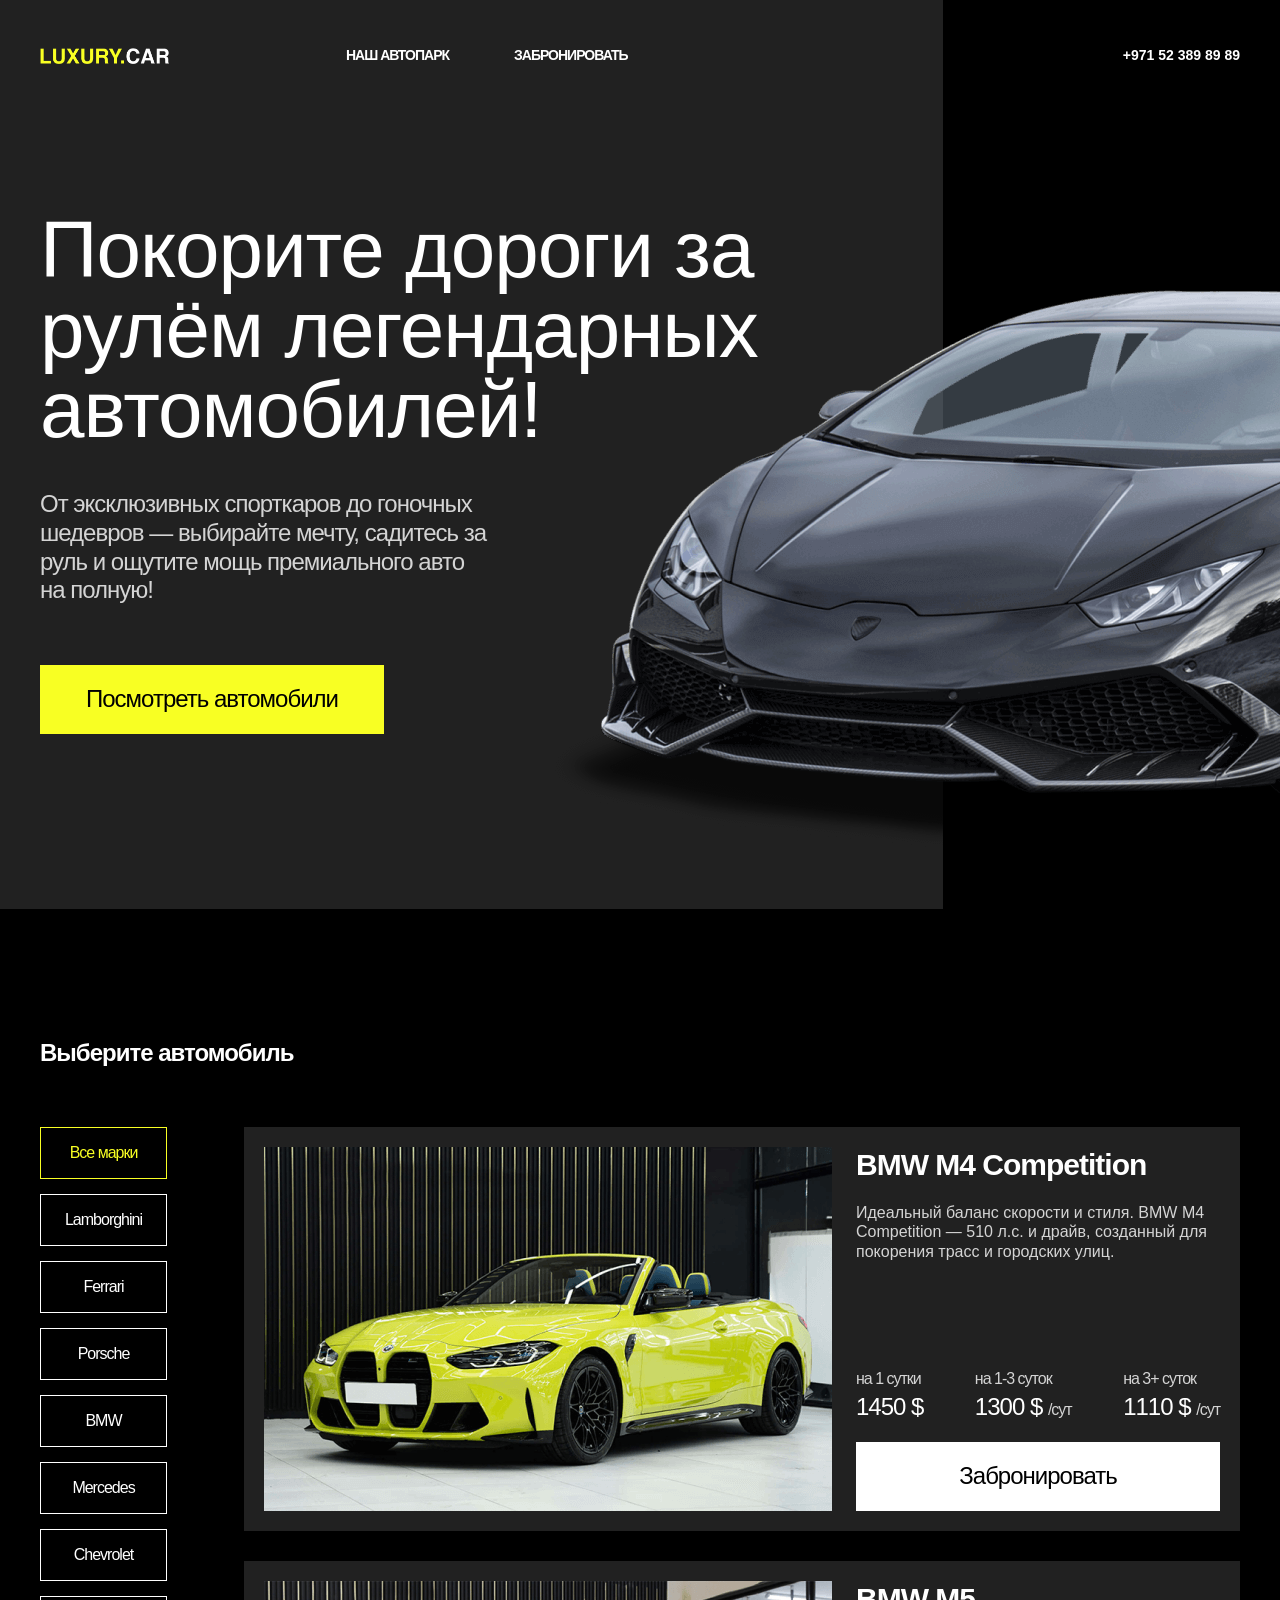
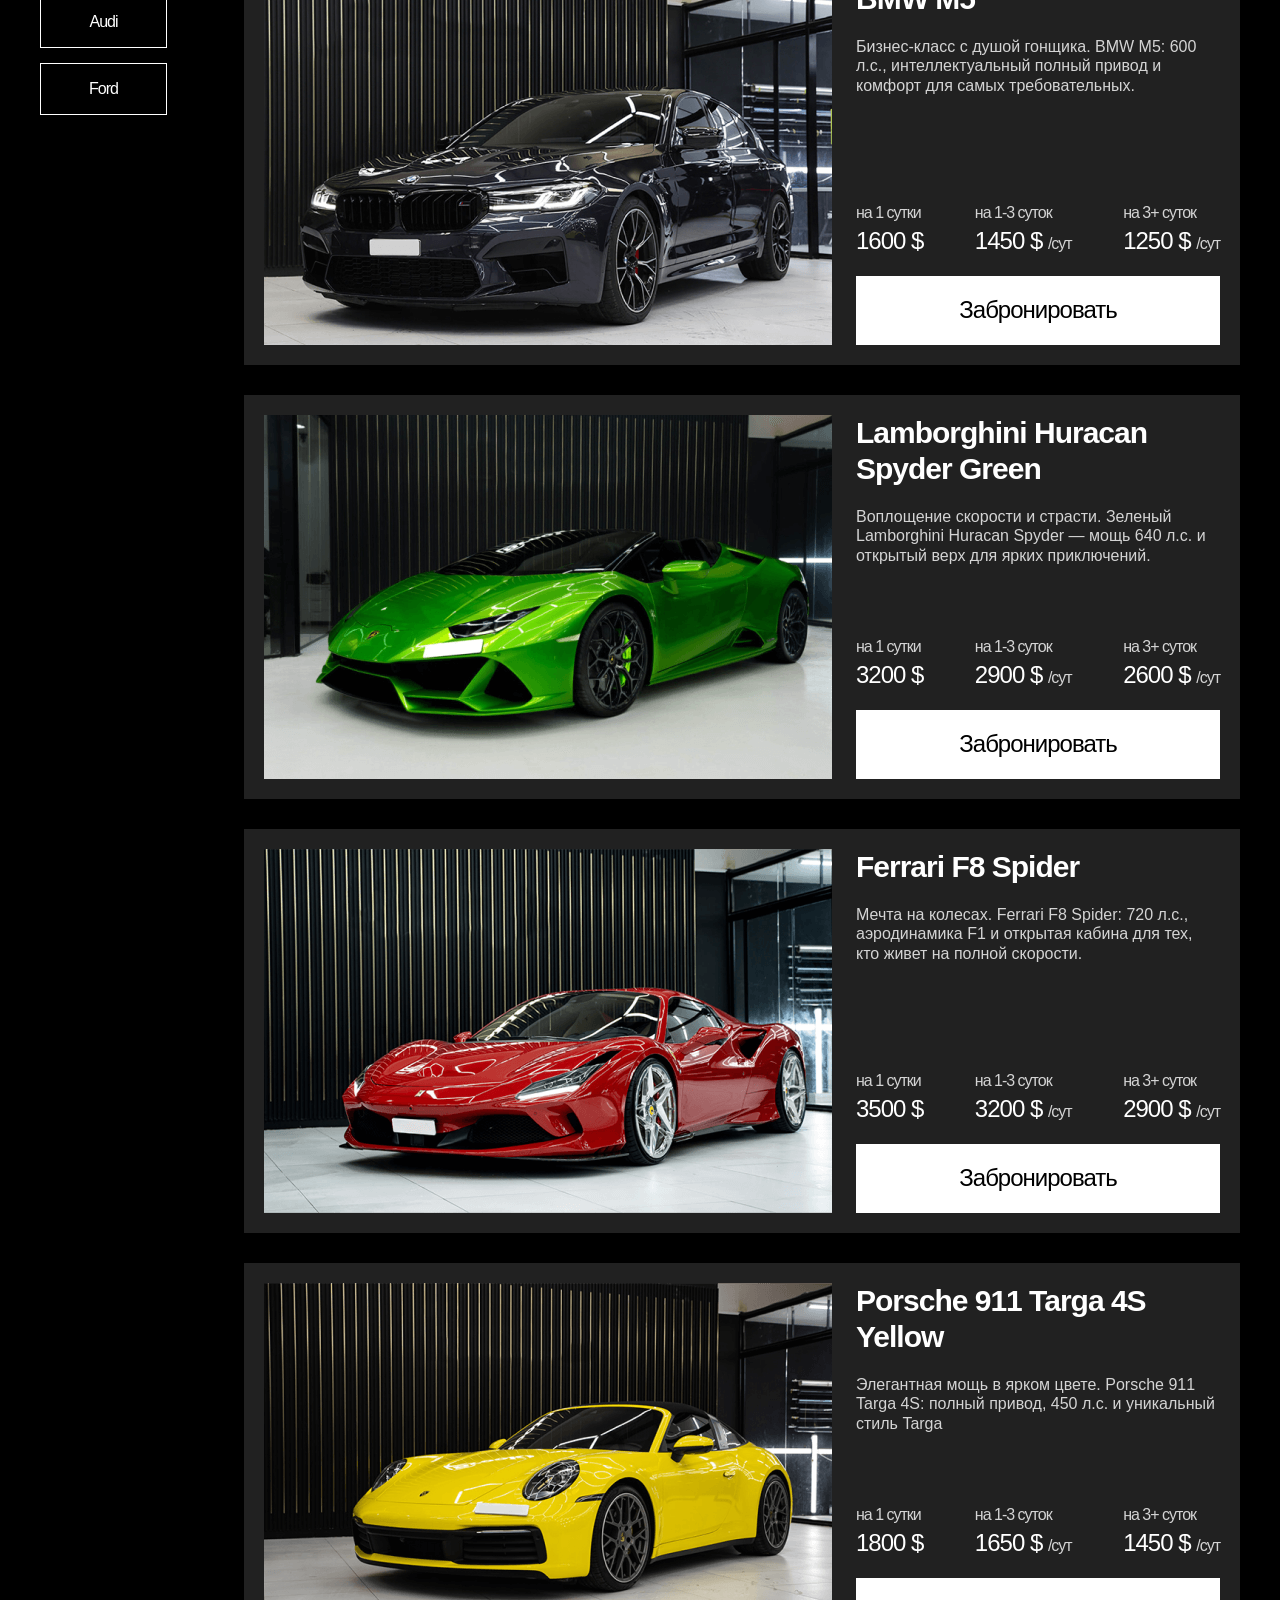
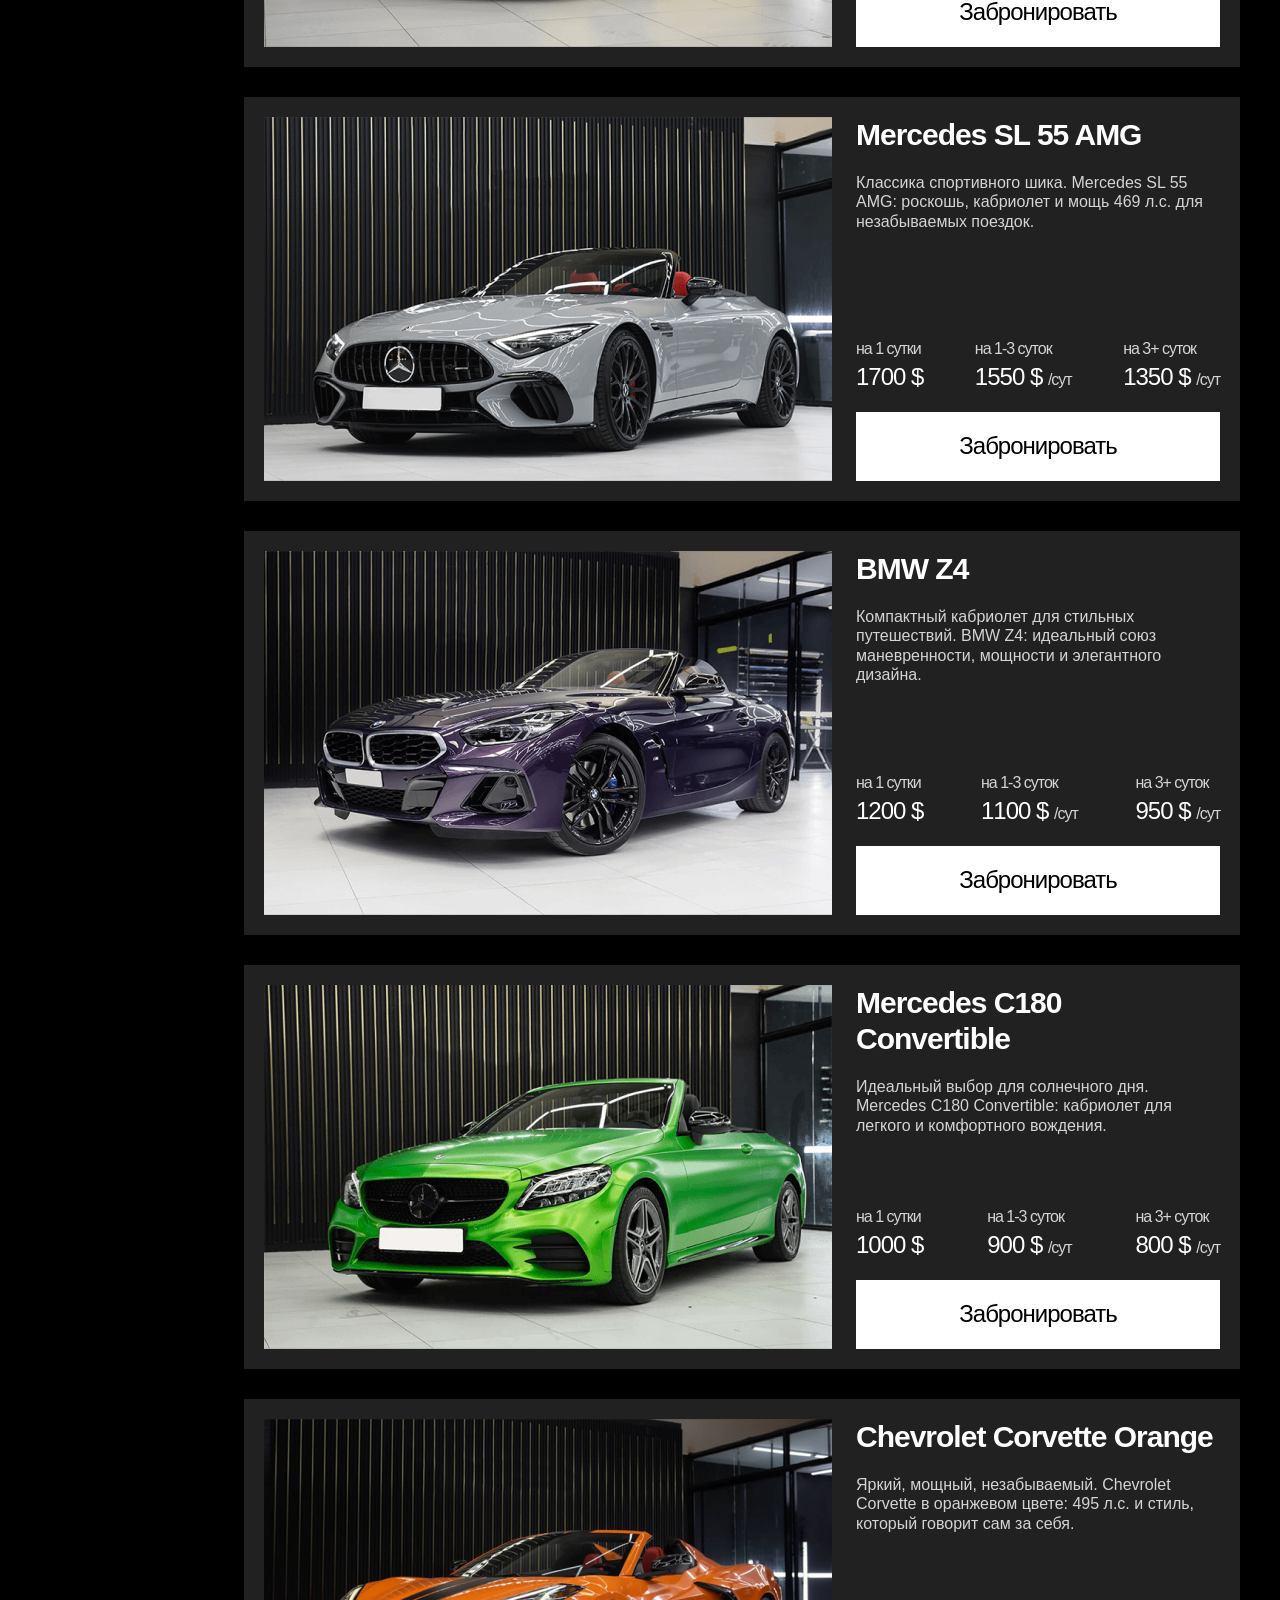
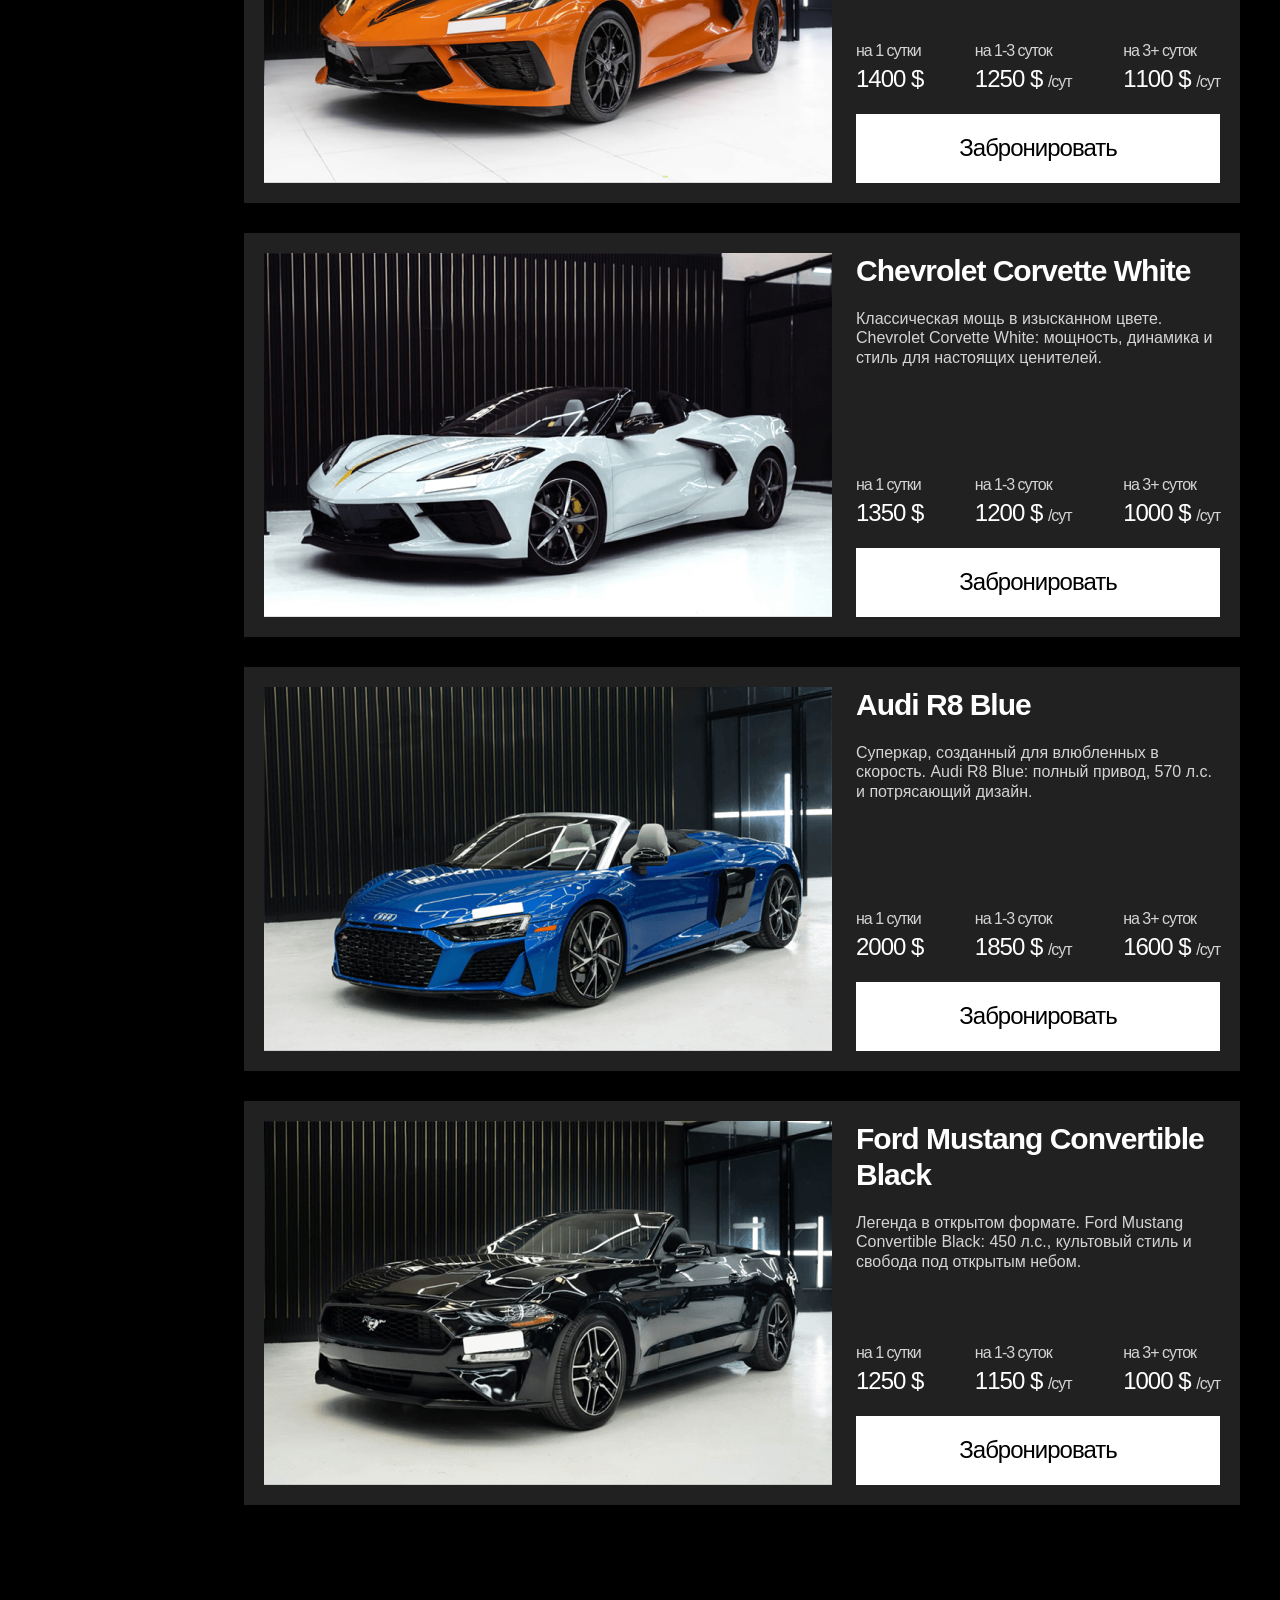
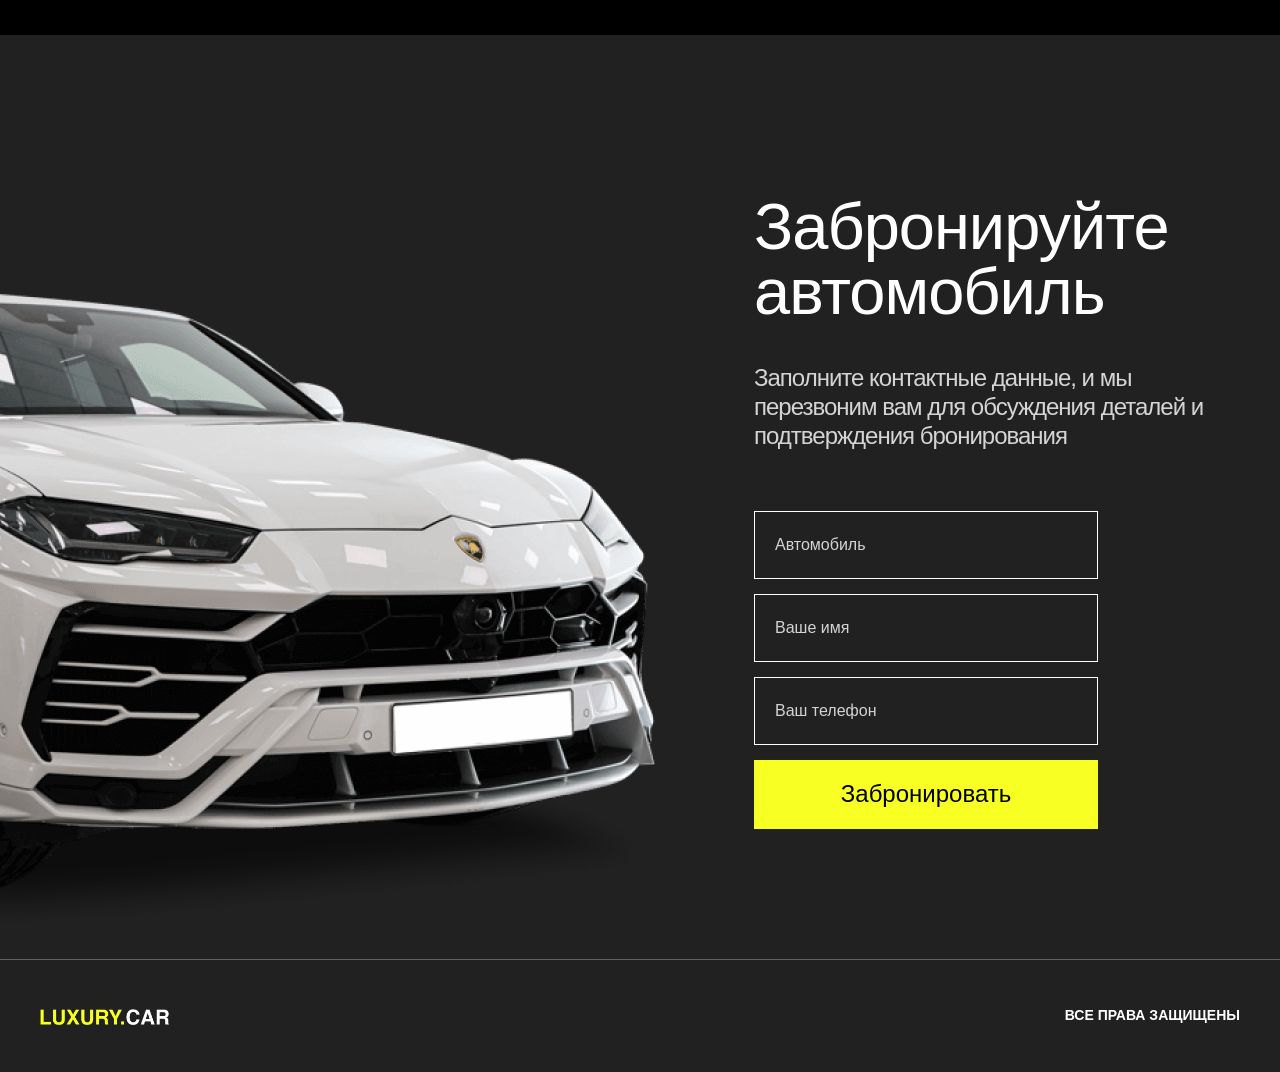
<file: index.html>
<!DOCTYPE html>
<html lang="ru">
  <head>
    <title>Home</title>
    <meta charset="UTF-8" />
    <meta name="viewport" content="width=device-width" />
    <link rel="stylesheet" href="style/style.css" />
  </head>
  <body>
    <main class="main">
      <header class="header">
        <div class="container">
          <div class="logo">
            <img src="images/logo.png" alt="Logo" />
          </div>
          <nav class="menu">
            <ul>
              <li>
                <a href="#cars">НАШ автопарк</a>
              </li>
              <li>
                <a href="#order">Забронировать</a>
              </li>
            </ul>
          </nav>
          <a href="tel:+971523898989" class="phone">+971 52 389 89 89</a>
        </div>
      </header>
      <section class="main-content">
        <div class="container">
          <div class="main-info">
            <h1>Покорите дороги за рулём легендарных автомобилей!</h1>
            <p>
              От эксклюзивных спорткаров до гоночных шедевров — выбирайте мечту,
              садитесь за руль и ощутите мощь премиального авто на полную!
            </p>
            <a href="#cars" class="button">Посмотреть автомобили</a>
          </div>
          <img src="images/main-car.png" alt="main-car" class="main-image" />
        </div>
      </section>
      <div class="black-block"></div>
    </main>

    <section class="cars" id="cars">
      <div class="container">
        <h2>Выберите автомобиль</h2>
        <div class="cars-content" id="cars-content">
          <aside class="cars-filter">
            <ul>
              <li class="active">Все марки</li>
              <li>Lamborghini</li>
              <li>Ferrari</li>
              <li>Porsche</li>
              <li>BMW</li>
              <li>Mercedes</li>
              <li>Chevrolet</li>
              <li>Audi</li>
              <li>Ford</li>
            </ul>
          </aside>
          <div class="cars-items">
            <article class="car">
              <img src="images/cars/YellowBMW.png" alt="car" />
              <div class="car-details">
                <h4>BMW M4 Competition</h4>
                <p>
                  Идеальный баланс скорости и стиля. BMW M4 Competition — 510
                  л.с. и драйв, созданный для покорения трасс и городских улиц.
                </p>
                <div class="car-action">
                  <ul>
                    <li>
                      <div class="car-period">на 1 сутки</div>
                      <div class="car-price">1450 $</div>
                    </li>
                    <li>
                      <div class="car-period">на 1-3 суток</div>
                      <div class="car-price">1300 $ <span>/сут</span></div>
                    </li>
                    <li>
                      <div class="car-period">на 3+ суток</div>
                      <div class="car-price">1110 $ <span>/сут</span></div>
                    </li>
                  </ul>
                  <a href="#order" class="button white-button">Забронировать</a>
                </div>
              </div>
            </article>
            <article class="car">
              <img src="images/cars/BlackBMW.png" alt="car" />
              <div class="car-details">
                <h4>BMW M5</h4>
                <p>
                  Бизнес-класс с душой гонщика. BMW M5: 600 л.с.,
                  интеллектуальный полный привод и комфорт для самых
                  требовательных.
                </p>
                <div class="car-action">
                  <ul>
                    <li>
                      <div class="car-period">на 1 сутки</div>
                      <div class="car-price">1600 $</div>
                    </li>
                    <li>
                      <div class="car-period">на 1-3 суток</div>
                      <div class="car-price">1450 $ <span>/сут</span></div>
                    </li>
                    <li>
                      <div class="car-period">на 3+ суток</div>
                      <div class="car-price">1250 $ <span>/сут</span></div>
                    </li>
                  </ul>
                  <a href="#order" class="button white-button">Забронировать</a>
                </div>
              </div>
            </article>

            <article class="car">
              <img src="images/cars/GreenLambo.png" alt="car" />
              <div class="car-details">
                <h4>Lamborghini Huracan Spyder Green</h4>
                <p>
                  Воплощение скорости и страсти. Зеленый Lamborghini Huracan
                  Spyder — мощь 640 л.с. и открытый верх для ярких приключений.
                </p>
                <div class="car-action">
                  <ul>
                    <li>
                      <div class="car-period">на 1 сутки</div>
                      <div class="car-price">3200 $</div>
                    </li>
                    <li>
                      <div class="car-period">на 1-3 суток</div>
                      <div class="car-price">2900 $ <span>/сут</span></div>
                    </li>
                    <li>
                      <div class="car-period">на 3+ суток</div>
                      <div class="car-price">2600 $ <span>/сут</span></div>
                    </li>
                  </ul>
                  <a href="#order" class="button white-button">Забронировать</a>
                </div>
              </div>
            </article>

            <article class="car">
              <img src="images/cars/RedFerrari.png" alt="car" />
              <div class="car-details">
                <h4>Ferrari F8 Spider</h4>
                <p>
                  Мечта на колесах. Ferrari F8 Spider: 720 л.с., аэродинамика F1
                  и открытая кабина для тех, кто живет на полной скорости.
                </p>
                <div class="car-action">
                  <ul>
                    <li>
                      <div class="car-period">на 1 сутки</div>
                      <div class="car-price">3500 $</div>
                    </li>
                    <li>
                      <div class="car-period">на 1-3 суток</div>
                      <div class="car-price">3200 $ <span>/сут</span></div>
                    </li>
                    <li>
                      <div class="car-period">на 3+ суток</div>
                      <div class="car-price">2900 $ <span>/сут</span></div>
                    </li>
                  </ul>
                  <a href="#order" class="button white-button">Забронировать</a>
                </div>
              </div>
            </article>

            <article class="car">
              <img src="images/cars/YellowPorshe.png" alt="car" />
              <div class="car-details">
                <h4>Porsche 911 Targa 4S Yellow</h4>
                <p>
                  Элегантная мощь в ярком цвете. Porsche 911 Targa 4S: полный
                  привод, 450 л.с. и уникальный стиль Targa
                </p>
                <div class="car-action">
                  <ul>
                    <li>
                      <div class="car-period">на 1 сутки</div>
                      <div class="car-price">1800 $</div>
                    </li>
                    <li>
                      <div class="car-period">на 1-3 суток</div>
                      <div class="car-price">1650 $ <span>/сут</span></div>
                    </li>
                    <li>
                      <div class="car-period">на 3+ суток</div>
                      <div class="car-price">1450 $ <span>/сут</span></div>
                    </li>
                  </ul>
                  <a href="#order" class="button white-button">Забронировать</a>
                </div>
              </div>
            </article>

            <article class="car">
              <img src="images/cars/GrayMercedes.png" alt="car" />
              <div class="car-details">
                <h4>Mercedes SL 55 AMG</h4>
                <p>
                  Классика спортивного шика. Mercedes SL 55 AMG: роскошь,
                  кабриолет и мощь 469 л.с. для незабываемых поездок.
                </p>
                <div class="car-action">
                  <ul>
                    <li>
                      <div class="car-period">на 1 сутки</div>
                      <div class="car-price">1700 $</div>
                    </li>
                    <li>
                      <div class="car-period">на 1-3 суток</div>
                      <div class="car-price">1550 $ <span>/сут</span></div>
                    </li>
                    <li>
                      <div class="car-period">на 3+ суток</div>
                      <div class="car-price">1350 $ <span>/сут</span></div>
                    </li>
                  </ul>
                  <a href="#order" class="button white-button">Забронировать</a>
                </div>
              </div>
            </article>

            <article class="car">
              <img src="images/cars/VioletBMW.png" alt="car" />
              <div class="car-details">
                <h4>BMW Z4</h4>
                <p>
                  Компактный кабриолет для стильных путешествий. BMW Z4:
                  идеальный союз маневренности, мощности и элегантного дизайна.
                </p>
                <div class="car-action">
                  <ul>
                    <li>
                      <div class="car-period">на 1 сутки</div>
                      <div class="car-price">1200 $</div>
                    </li>
                    <li>
                      <div class="car-period">на 1-3 суток</div>
                      <div class="car-price">1100 $ <span>/сут</span></div>
                    </li>
                    <li>
                      <div class="car-period">на 3+ суток</div>
                      <div class="car-price">950 $ <span>/сут</span></div>
                    </li>
                  </ul>
                  <a href="#order" class="button white-button">Забронировать</a>
                </div>
              </div>
            </article>

            <article class="car">
              <img src="images/cars/GreenMercedes.png" alt="car" />
              <div class="car-details">
                <h4>Mercedes C180 Convertible</h4>
                <p>
                  Идеальный выбор для солнечного дня. Mercedes C180 Convertible:
                  кабриолет для легкого и комфортного вождения.
                </p>
                <div class="car-action">
                  <ul>
                    <li>
                      <div class="car-period">на 1 сутки</div>
                      <div class="car-price">1000 $</div>
                    </li>
                    <li>
                      <div class="car-period">на 1-3 суток</div>
                      <div class="car-price">900 $ <span>/сут</span></div>
                    </li>
                    <li>
                      <div class="car-period">на 3+ суток</div>
                      <div class="car-price">800 $ <span>/сут</span></div>
                    </li>
                  </ul>
                  <a href="#order" class="button white-button">Забронировать</a>
                </div>
              </div>
            </article>

            <article class="car">
              <img src="images/cars/orangeChevrollete.png" alt="car" />
              <div class="car-details">
                <h4>Chevrolet Corvette Orange</h4>
                <p>
                  Яркий, мощный, незабываемый. Chevrolet Corvette в оранжевом
                  цвете: 495 л.с. и стиль, который говорит сам за себя.
                </p>
                <div class="car-action">
                  <ul>
                    <li>
                      <div class="car-period">на 1 сутки</div>
                      <div class="car-price">1400 $</div>
                    </li>
                    <li>
                      <div class="car-period">на 1-3 суток</div>
                      <div class="car-price">1250 $ <span>/сут</span></div>
                    </li>
                    <li>
                      <div class="car-period">на 3+ суток</div>
                      <div class="car-price">1100 $ <span>/сут</span></div>
                    </li>
                  </ul>
                  <a href="#order" class="button white-button">Забронировать</a>
                </div>
              </div>
            </article>
            <article class="car">
              <img src="images/cars/WhiteChevrolet.png" alt="car" />
              <div class="car-details">
                <h4>Chevrolet Corvette White</h4>
                <p>
                  Классическая мощь в изысканном цвете. Chevrolet Corvette
                  White: мощность, динамика и стиль для настоящих ценителей.
                </p>
                <div class="car-action">
                  <ul>
                    <li>
                      <div class="car-period">на 1 сутки</div>
                      <div class="car-price">1350 $</div>
                    </li>
                    <li>
                      <div class="car-period">на 1-3 суток</div>
                      <div class="car-price">1200 $ <span>/сут</span></div>
                    </li>
                    <li>
                      <div class="car-period">на 3+ суток</div>
                      <div class="car-price">1000 $ <span>/сут</span></div>
                    </li>
                  </ul>
                  <a href="#order" class="button white-button">Забронировать</a>
                </div>
              </div>
            </article>
            <article class="car">
              <img src="images/cars/BlueAudi.png" alt="car" />
              <div class="car-details">
                <h4>Audi R8 Blue</h4>
                <p>
                  Суперкар, созданный для влюбленных в скорость. Audi R8 Blue:
                  полный привод, 570 л.с. и потрясающий дизайн.
                </p>
                <div class="car-action">
                  <ul>
                    <li>
                      <div class="car-period">на 1 сутки</div>
                      <div class="car-price">2000 $</div>
                    </li>
                    <li>
                      <div class="car-period">на 1-3 суток</div>
                      <div class="car-price">1850 $ <span>/сут</span></div>
                    </li>
                    <li>
                      <div class="car-period">на 3+ суток</div>
                      <div class="car-price">1600 $ <span>/сут</span></div>
                    </li>
                  </ul>
                  <a href="#order" class="button white-button">Забронировать</a>
                </div>
              </div>
            </article>

            <article class="car">
              <img src="images/cars/BlackFord.png" alt="car" />
              <div class="car-details">
                <h4>Ford Mustang Convertible Black</h4>
                <p>
                  Легенда в открытом формате. Ford Mustang Convertible Black:
                  450 л.с., культовый стиль и свобода под открытым небом.
                </p>
                <div class="car-action">
                  <ul>
                    <li>
                      <div class="car-period">на 1 сутки</div>
                      <div class="car-price">1250 $</div>
                    </li>
                    <li>
                      <div class="car-period">на 1-3 суток</div>
                      <div class="car-price">1150 $ <span>/сут</span></div>
                    </li>
                    <li>
                      <div class="car-period">на 3+ суток</div>
                      <div class="car-price">1000 $ <span>/сут</span></div>
                    </li>
                  </ul>
                  <a href="#order" class="button white-button">Забронировать</a>
                </div>
              </div>
            </article>
          </div>
        </div>
      </div>
    </section>

    <section class="order" id="order">
      <div class="container">
        <img src="images/order-car.png" alt="Order-car" />
        <form>
          <h3>Забронируйте автомобиль</h3>
          <p>
            Заполните контактные данные, и мы перезвоним вам для обсуждения
            деталей и подтверждения бронирования
          </p>
          <div class="order-form">
            <input type="text" placeholder="Автомобиль" id="car"/>
            <input type="text" placeholder="Ваше имя" id="name"/>
            <input type="text" placeholder="Ваш телефон" id="phone" />
            <button class="button" type="button"id="order-action">Забронировать</button>
          </div>
        </form>
      </div>
    </section>

    <footer class="footer">
      <div class="container">
        <div class="logo">
          <img src="images/logo.png" alt="Logo" />
        </div>
        <div class="rights">Все права защищены</div>
      </div>
    </footer>
    <script src="scripts/script.js"></script>
  </body>
</html>
</file>
<file: style/style.css>
* {
  margin: 0;
  padding: 0;
}

html {
  scroll-behavior: smooth;
}

body {
  background-color: #212121;
  font-family: 'Helvetica', sans-serif;
  letter-spacing: -1px;
  color: #ffffff;
}

.container {
  max-width: 1200px;
  margin: 0 auto;
}

.button {
  width: 344px;
  height: 69px;
  padding: 20px;
  text-align: center;
  box-sizing: border-box;
  background-color: #f8ff23;
  color: #000000;
  outline: 0;
  text-decoration: none;
  display: block;
  border: 0;
  cursor: pointer;
  font-size: 24px;
}

.button:hover {
  background-color: #a8ae16;
}

.button.white-button {
  background-color: #ffffff;
}

.button.white-button:hover {
  background-color: #f8ff23;
}

.main {
  overflow: hidden;
  position: relative;
}
.black-block {
  position: absolute;
  height: 910px;
  width: 477px;
  top: 0;
  background-color: #000000;
  z-index: -2;
  right: calc(50% - 780px);
}

.header {
  padding: 46px 0;
}

.header .container {
  display: flex;
  align-items: center;
}

.logo img {
  max-width: 129px;
  vertical-align: bottom;
}

.menu {
  margin-left: 177px;
  margin-right: auto;
}

.menu ul {
  list-style: none;
  display: flex;
  gap: 65px;
}

.menu ul a {
  font-size: 14px;
  color: #ffffff;
  font-weight: bold;
  text-decoration: none;
  cursor: pointer;
  text-transform: uppercase;
}

.menu ul a:hover {
  color: #f8ff23;
}

.phone {
  font-size: 14px;
  color: #ffffff;
  font-weight: bold;
  text-decoration: none;
  cursor: pointer;
  letter-spacing: normal;
}

.main-content {
  padding-top: 100px;
  padding-bottom: 175px;
}

.main-content .container {
  position: relative;
}

.main-info {
  max-width: 755px;
}

.main-info h1 {
  font-size: 80px;
  line-height: 100%;
  margin-bottom: 40px;
  font-weight: normal;
}

.main-info p {
  font-size: 24px;
  line-height: 120%;
  color: #d4d4d4;
  max-width: 450px;
  margin-bottom: 60px;
}

.main-image {
  position: absolute;
  top: 78px;
  right: -576px;
  z-index: -1;
}

.cars {
  background-color: #000000;
  padding: 130px 0;
}

.car h2 {
  font-size: 65px;
  font-weight: normal;
}

.cars-content {
  display: flex;
  padding-top: 60px;
}

.cars-filter {
  margin-right: 77px;
}

.cars-filter ul {
  display: flex;
  flex-direction: column;
  row-gap: 15px;
  list-style: none;
}

.cars-filter ul li {
  width: 127px;
  padding: 16px;
  text-align: center;
  border: 1px solid white;
  font-size: 16px;
  color: #ffffff;
  box-sizing: border-box;
  cursor: pointer;
  outline: none;
}

.cars-filter ul li.active,
.cars-filter ul li:hover {
  color: #f8ff23;
  border-color: #f8ff23;
}

.cars-items {
  display: flex;
  flex-direction: column;
  row-gap: 30px;
}

.car {
  background-color: #212121;
  padding: 20px;
  display: flex;
}

.car img {
  max-width: 568px;
}

.car-details {
  margin-left: 24px;
  display: flex;
  flex-direction: column;
}

.car-details h4 {
  font-size: 30px;
  line-height: 120%;
  margin-bottom: 20px;
}

.car-details p {
  font-size: 16px;
  line-height: 120%;
  letter-spacing: normal;
  color: #d4d4d4;
  height: 100px;
}

.car-action{
  margin-top: auto;
}

.car-action ul {
  list-style: none;
  display: flex;
  justify-content: space-between;
  margin-bottom: 20px;
}

.car-period {
  font-size: 16px;
  line-height: 120%;
  color: #d4d4d4;
  padding-bottom: 5px;
}

.car-price {
  font-size: 24px;
  line-height: 120%;
}

.car-price span {
  font-size: 16px;
  line-height: 120%;
  color: #d4d4d4;
}

.car-action .button {
 width: 100%;
}


.order{
  padding-top: 159px;
  padding-bottom: 130px;

}
.order .container{
  position: relative;
}

.order img {
  position: absolute;
  top: -25px;
  left: -530px;
}

.order form {
  margin-left: 714px;
  max-width: 486px;
}

.order h3{
  font-size: 65px;
  font-weight: normal;
  line-height: 100%;
  margin-bottom: 40px;
}

.order p {
  font-size: 24px;
  line-height: 120%;
  color: #d4d4d4;
  margin-bottom: 60px;
  max-width: 455px;
}

.order-form {
 width: 344px;
}

::placeholder {
  color: #d4d4d4;
}

.order-form input {
  width: 100%;
  height: 68px;
  padding: 24px 20px;
  box-sizing: border-box;
  color: #ffffff;
  border: 1px solid #ffffff;
  background: transparent;
  margin-bottom: 15px;
  font-size: 16px;
  outline: none;
}

.footer{
  padding: 47px 0;
  border-top:  1px solid #5f5f5f;
}

.footer .container {
  display: flex;
  justify-content: space-between;
  align-items: center;
}

.rights{
  font-size: 14px;
  line-height:  90%;
  letter-spacing: normal;
  font-weight: bold;
  text-transform: uppercase;
}
</file>
